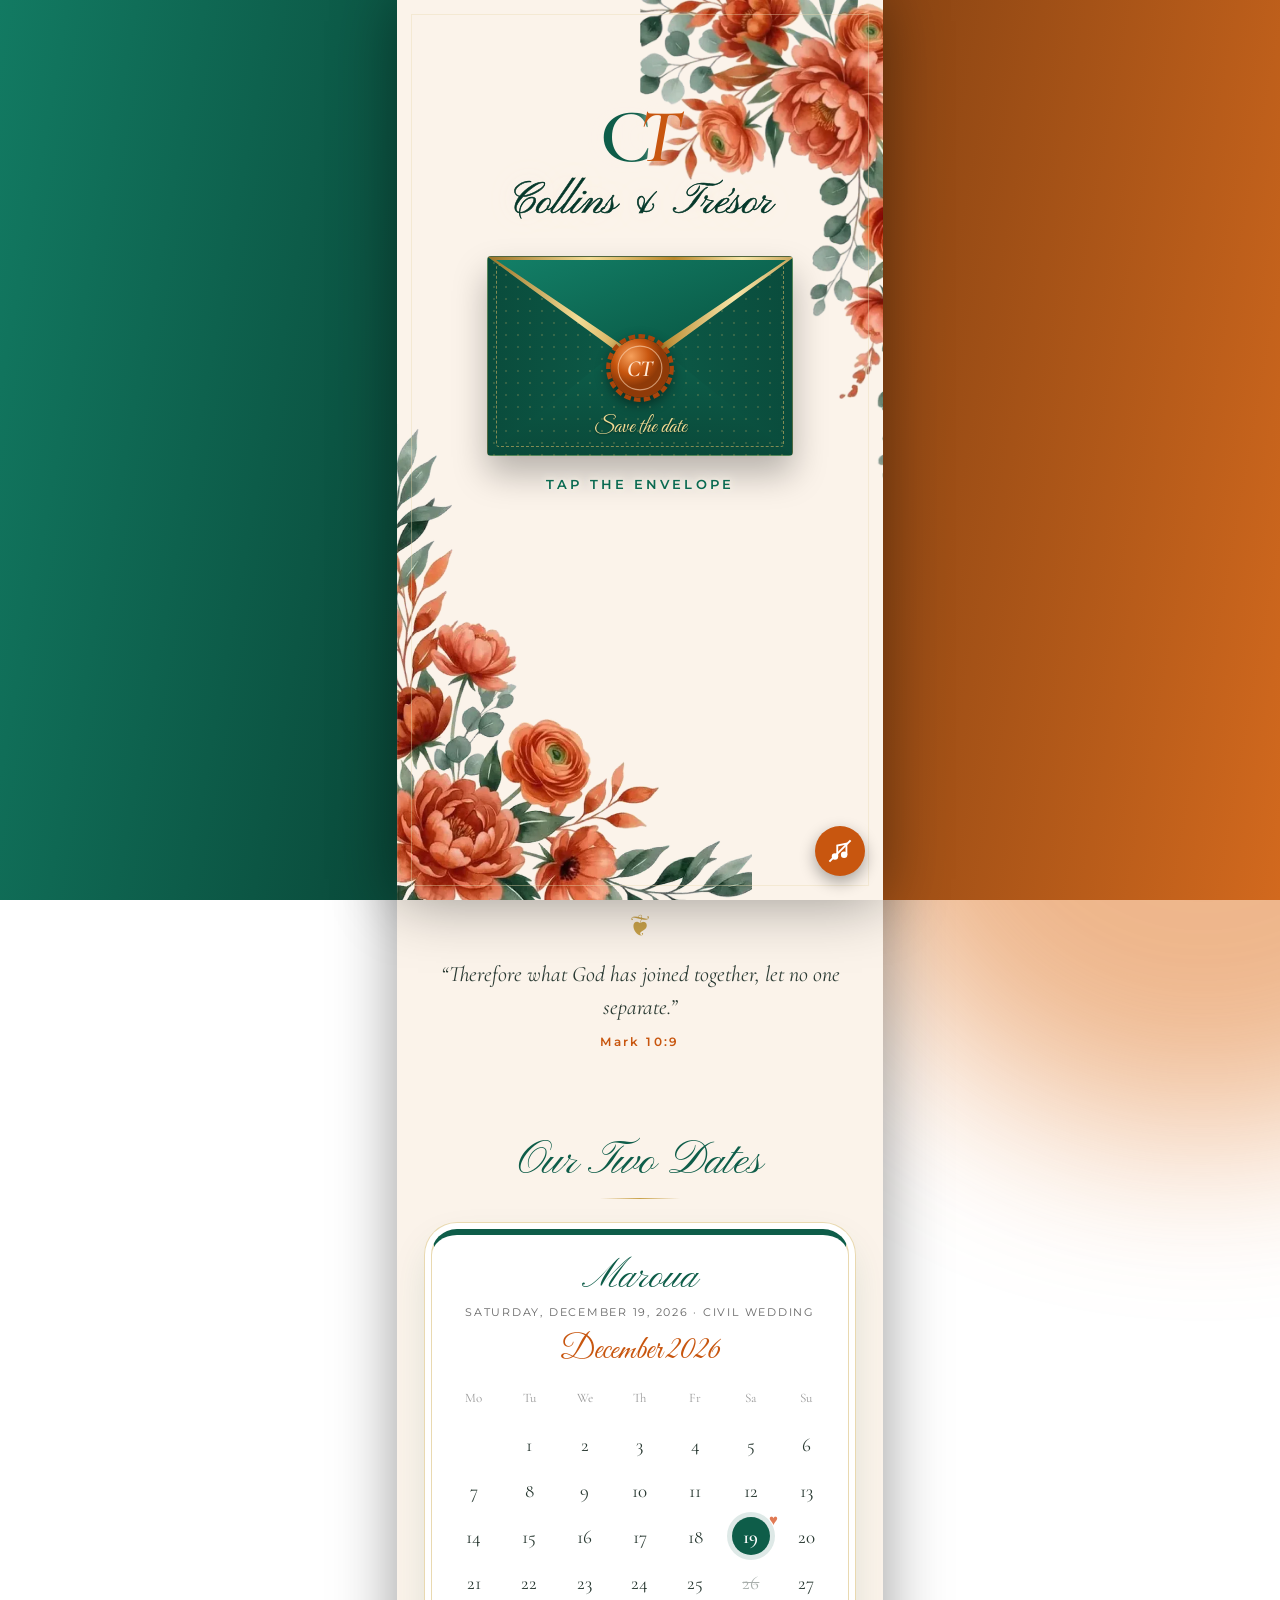
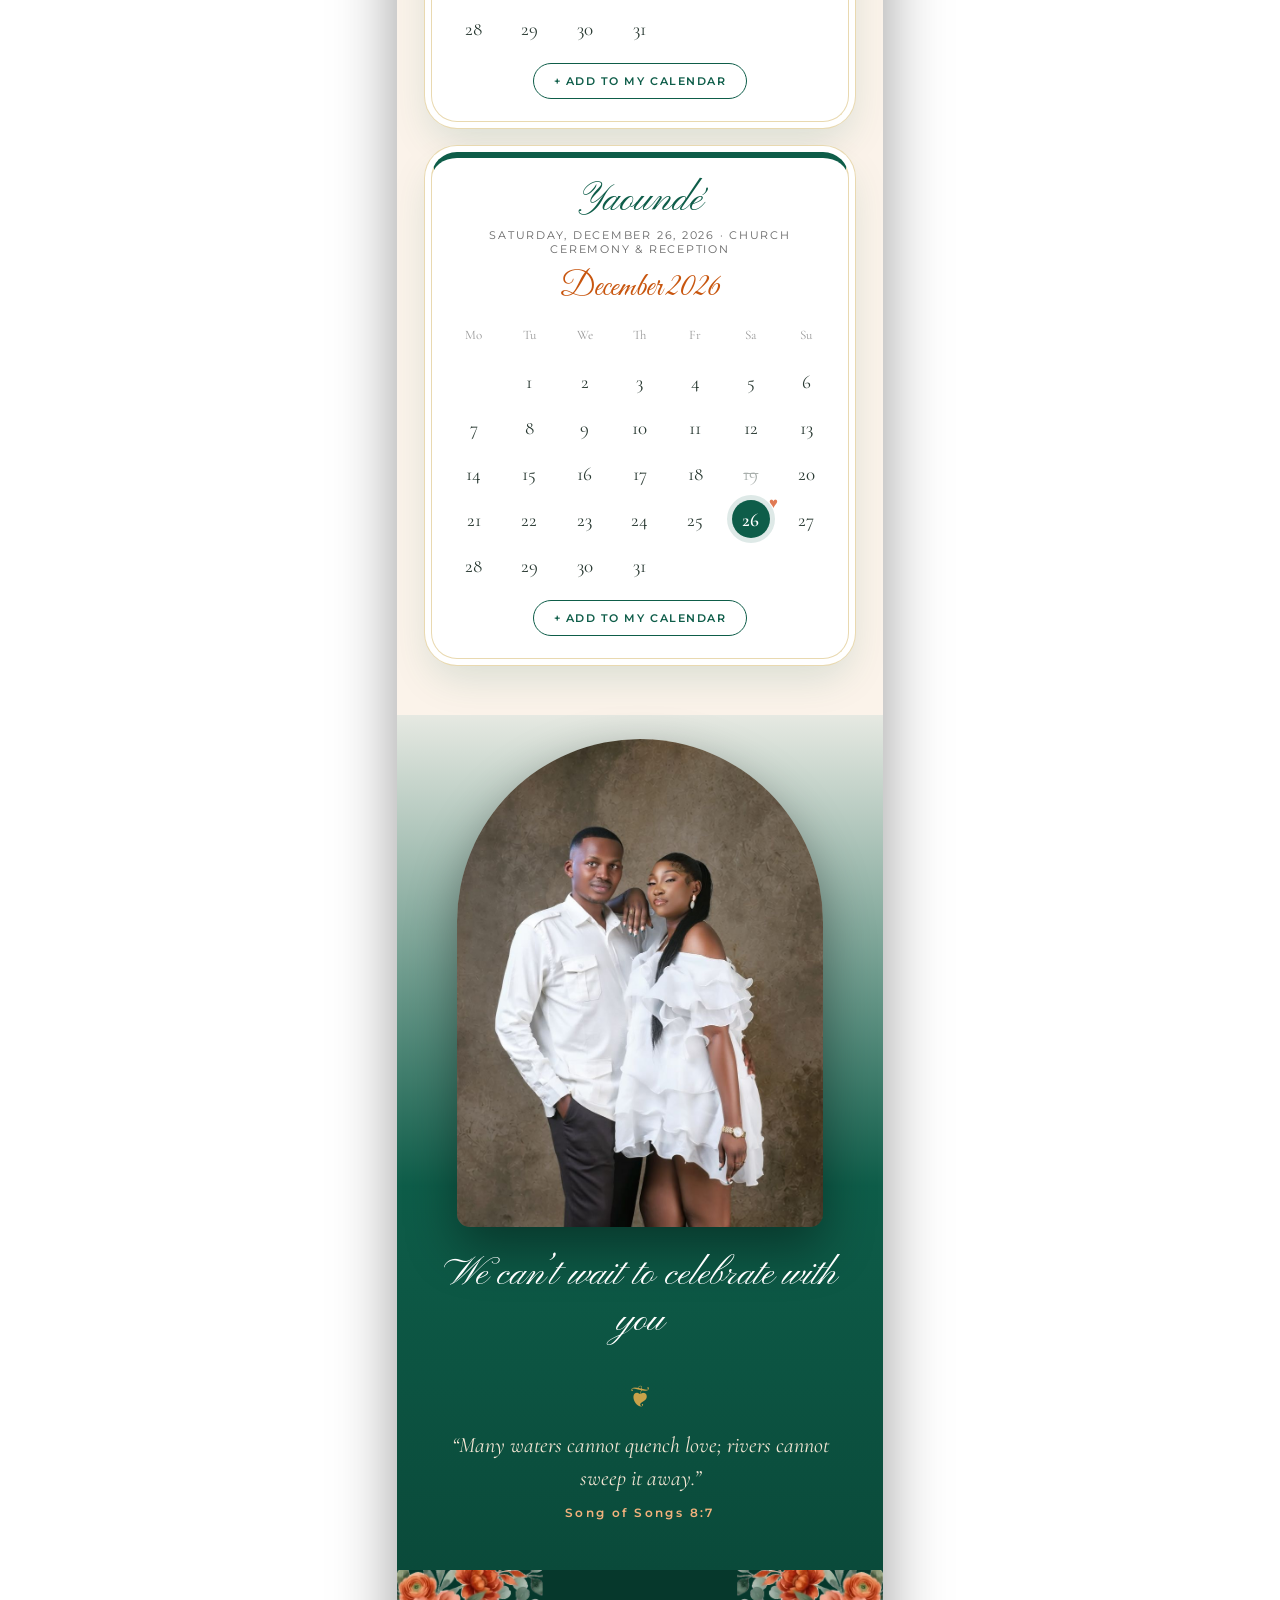
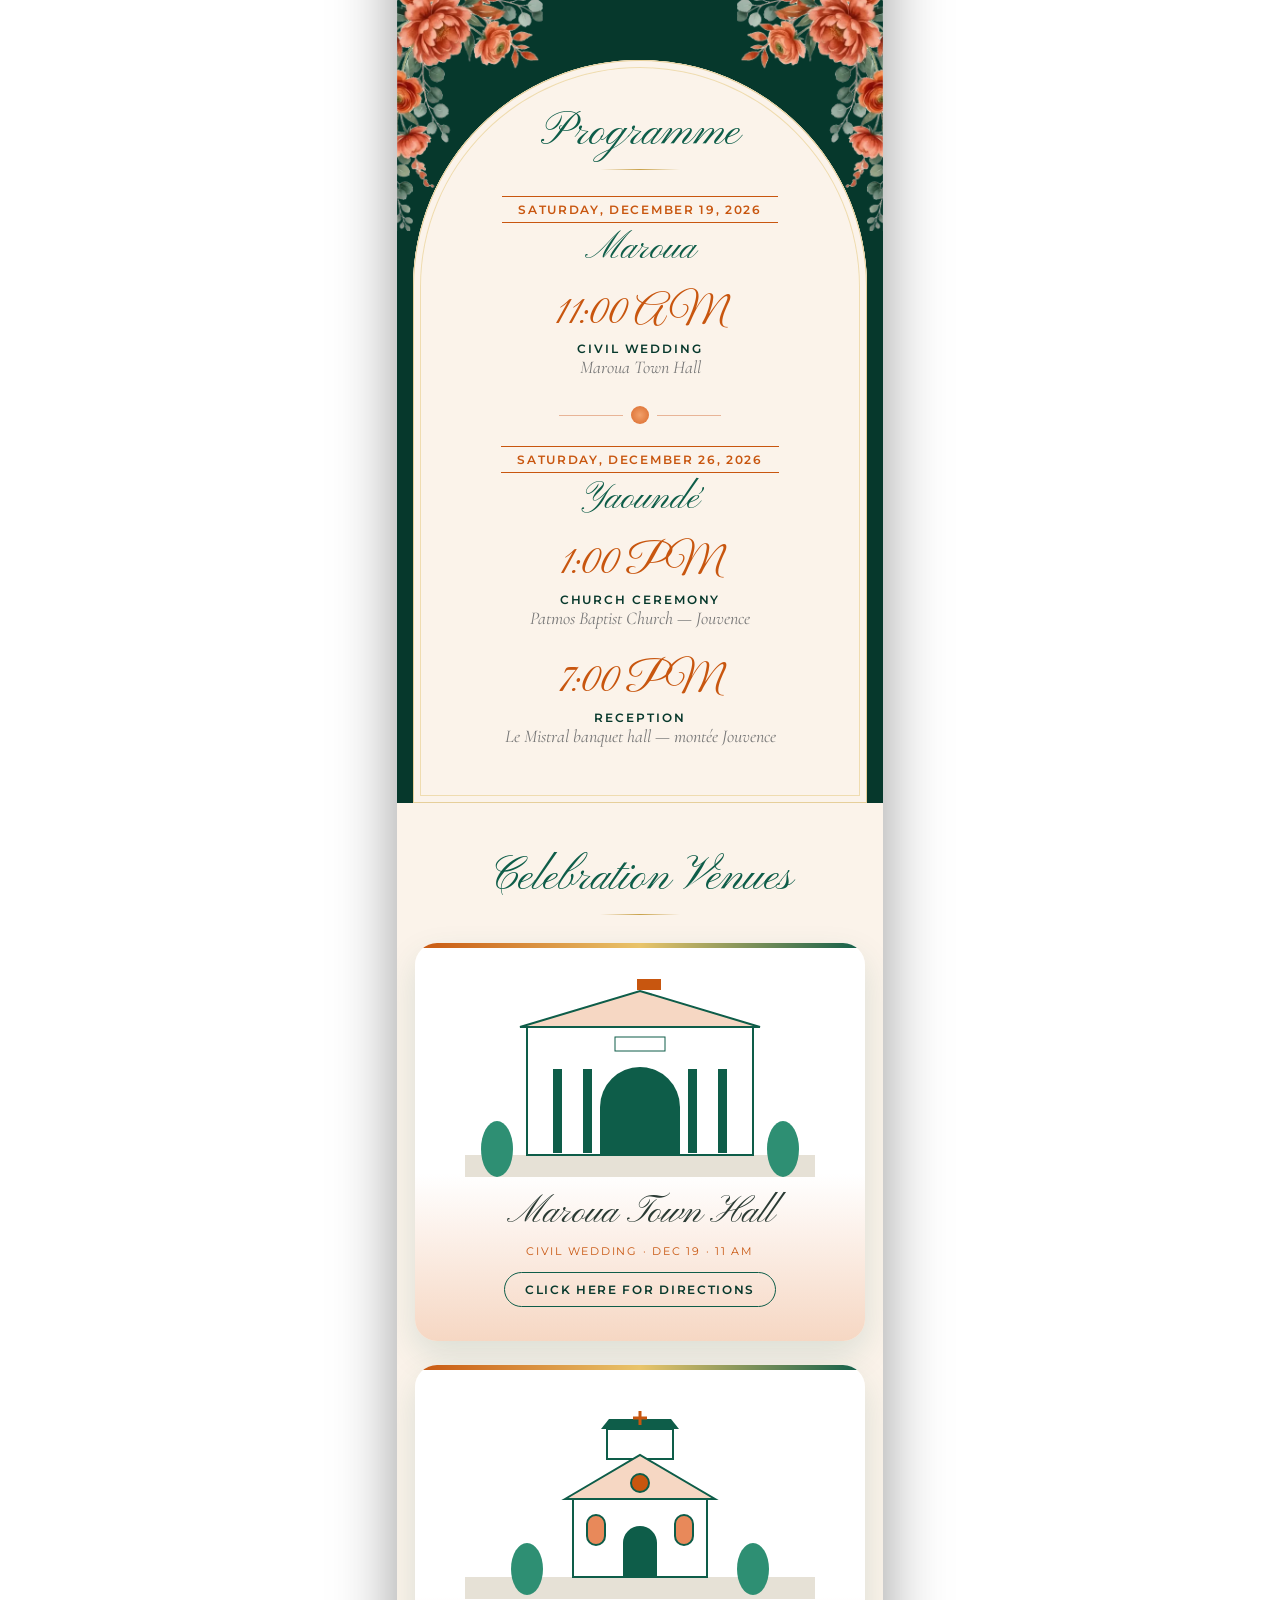
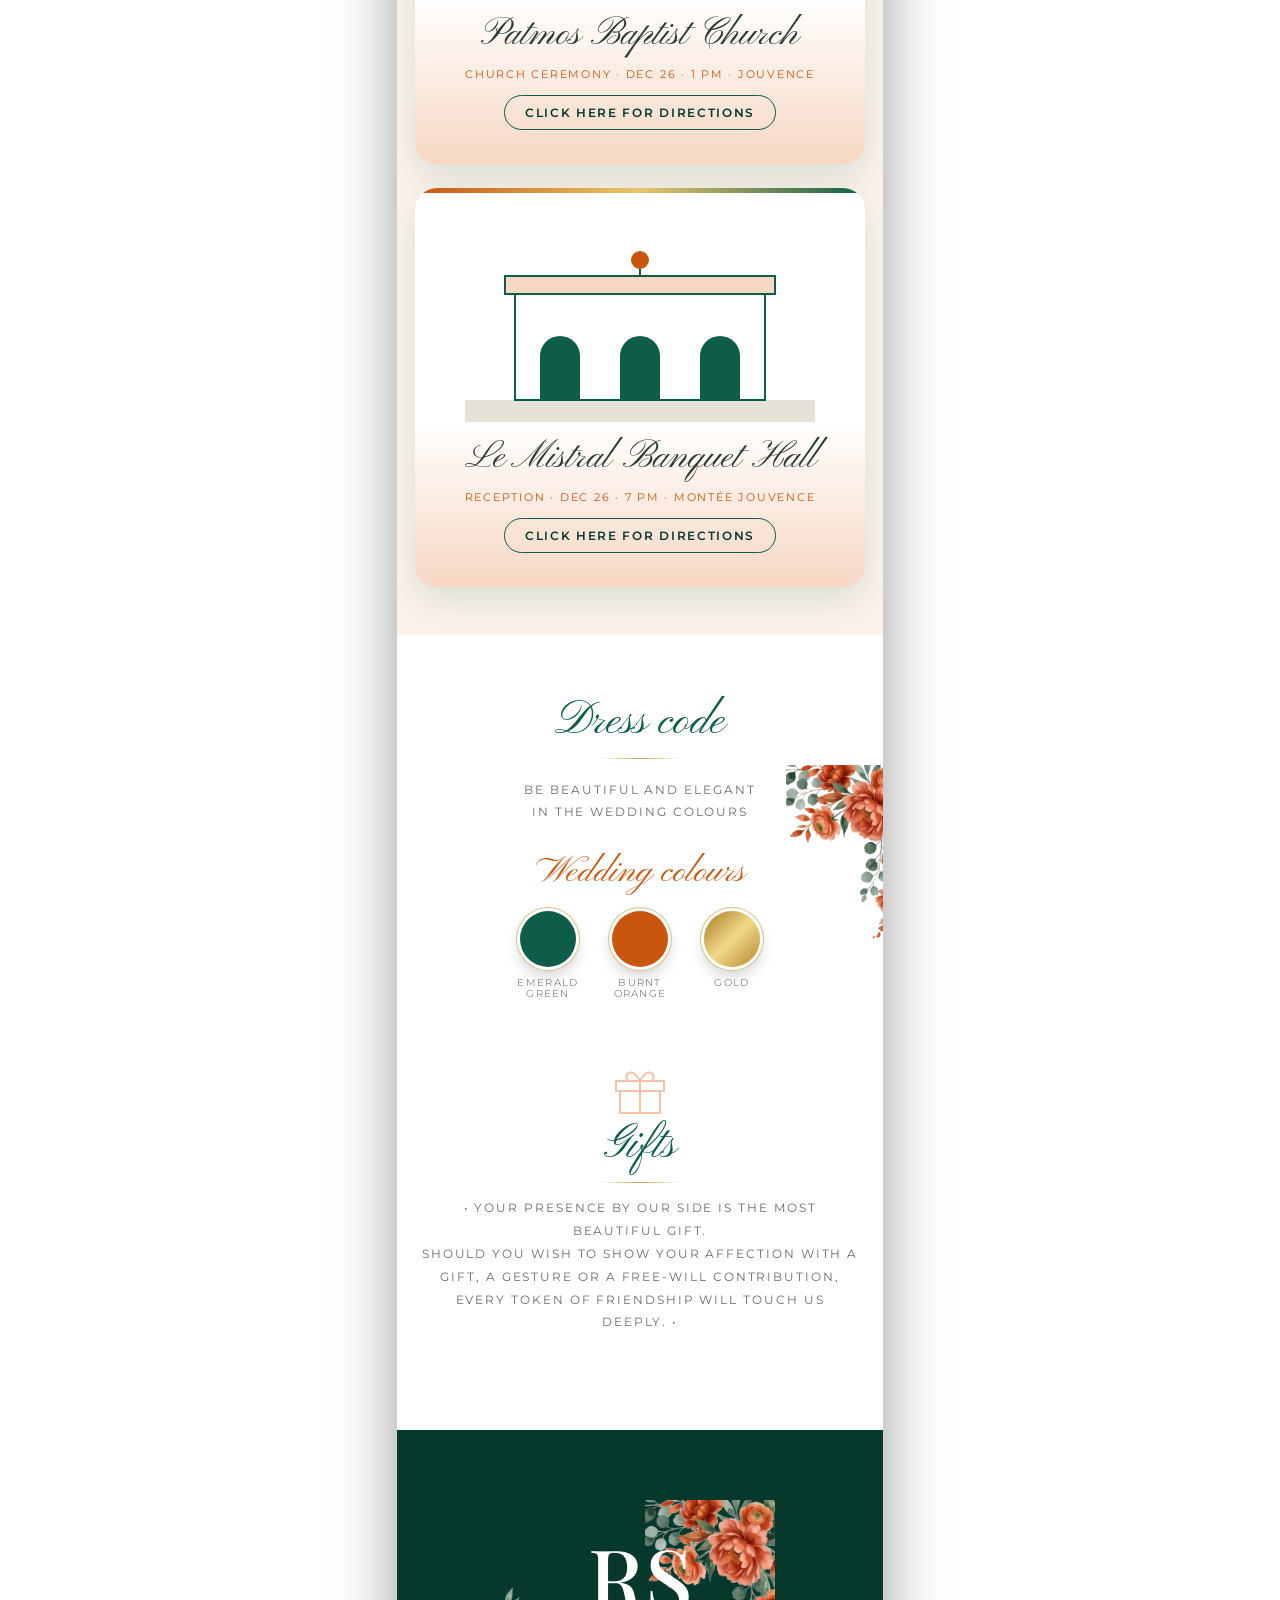
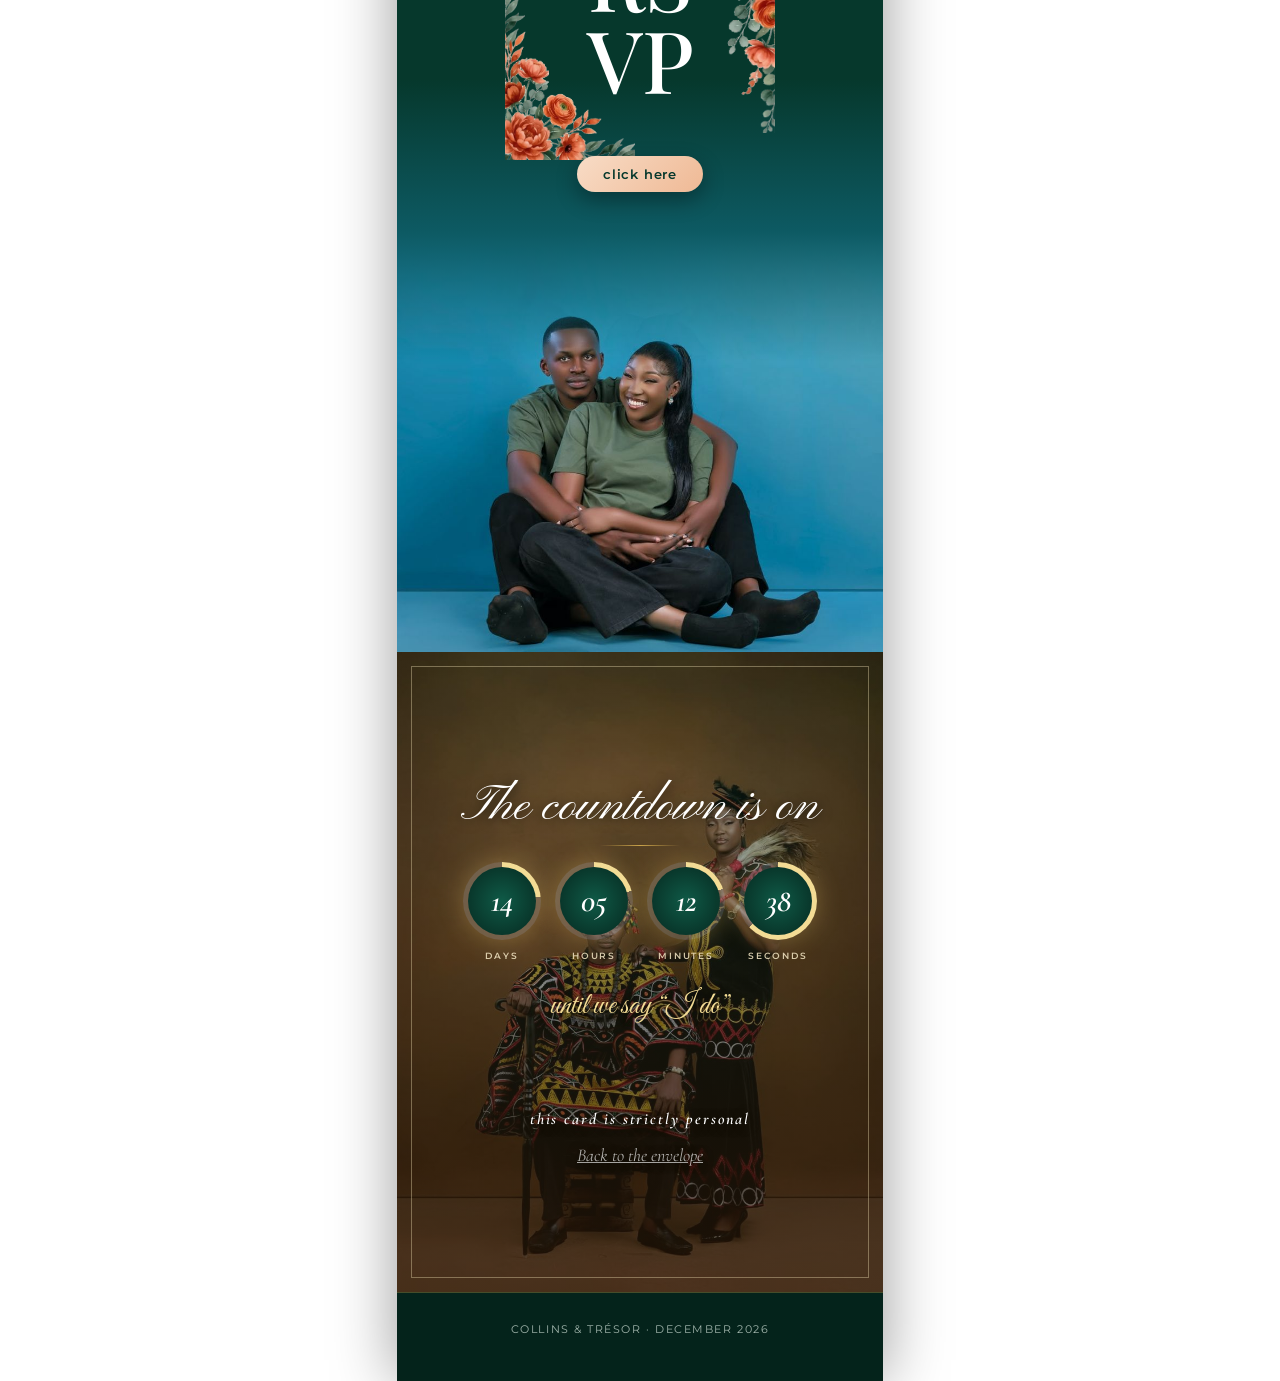
<file: index.html>
<!DOCTYPE html>
<html lang="en">
<head>
<meta charset="utf-8">
<meta name="viewport" content="width=device-width, initial-scale=1, viewport-fit=cover">
<title>Collins &amp; Trésor — Save the Date</title>
<link rel="stylesheet" href="https://fonts.googleapis.com/css2?family=Pinyon+Script&family=Great+Vibes&family=Montserrat:wght@400;500;600&family=Cormorant+Garamond:ital,wght@0,400;0,600;1,400&family=Playfair+Display:wght@400;500&display=swap">
<link rel="stylesheet" href="styles.css">
</head>
<body>

<div id="env"><div class="col">
  <div class="fl tr"></div><div class="fl bl"></div>
  <div class="mono"><span>C</span><i>T</i></div>
  <div class="sc nm" style="margin-top:-26px">Collins &amp; Trésor</div>
  <div class="envp"><i class="ef l"></i><i class="ef r"></i><i class="ef b"></i><i class="ln"></i><i class="sh"></i><div class="ct">Save the date</div><div class="seal"><svg viewBox="0 0 64 64"><defs><radialGradient id="w" cx="35%" cy="30%"><stop offset="0" stop-color="#f6a05c"/><stop offset=".6" stop-color="#c8560f"/><stop offset="1" stop-color="#8f3a08"/></radialGradient></defs><circle cx="32" cy="32" r="29" fill="none" stroke="#a8450b" stroke-width="4" stroke-dasharray="6 3"/><circle cx="32" cy="32" r="27" fill="url(#w)"/><circle cx="32" cy="32" r="20" fill="none" stroke="#ffd9b8" stroke-opacity=".6"/><text x="32" y="39" text-anchor="middle" font-family="Cormorant Garamond,serif" font-style="italic" font-weight="600" font-size="21" fill="#ffe9d6">CT</text></svg></div></div>
  <div class="cap hint">Tap the envelope</div>
</div></div>

<button class="mus off" id="mus" aria-label="Music"><svg width="22" height="22" viewBox="0 0 24 24" fill="none" stroke="#fff" stroke-width="2" stroke-linecap="round"><path d="M9 18V6l10-2v12"/><circle cx="6.5" cy="18" r="2.5" fill="#fff"/><circle cx="16.5" cy="16" r="2.5" fill="#fff"/></svg></button>

<div class="col">

<section class="hero">
  <div class="ghost sf">CT</div>
  <div class="mono"><span>C</span><i style="color:#e8814a">T</i></div>
  <svg class="ring" width="110" height="52" viewBox="0 0 100 50" fill="none" stroke="#fff" stroke-linecap="round" stroke-linejoin="round" aria-label="Infinity">
    <g style="filter:drop-shadow(0 0 2px rgba(255,255,255,.3))">
      <path d="M50 25C62 7 93 7 93 25C93 43 62 43 50 25C38 7 7 7 7 25C7 43 38 43 50 25Z" stroke-width="1" opacity=".85"/>
      <path d="M50 25C61.5 10 89 10 89 25C89 40 61.5 40 50 25C38.5 10 11 10 11 25C11 40 38.5 40 50 25Z" stroke-width=".35" opacity=".5"/>
      <polygon points="50,21.5 52.8,25 50,28.5 47.2,25" fill="#e8814a" stroke="#fff" stroke-width=".5" opacity=".95"/>
    </g>
  </svg>
  <div class="cap">Together with their families</div>
  <div class="sc big">Collins <b>&amp;</b> Trésor</div>
  <div class="cap" style="margin-top:96px">Invite you to their wedding</div>
  <div class="sc std">Save the date</div>
  <div class="gv dts gold">December 19 &amp; 26, 2026</div>
</section>

<section class="verse">“Therefore what God has joined together, let no one separate.”<small>Mark 10:9</small>
  </section>

<section style="padding:30px 0 26px">
  <h2>Our Two Dates</h2>
  <div class="cal"><div class="sc city">Maroua</div><div class="cap">Saturday, December 19, 2026 · Civil wedding</div><div class="gv mo">December 2026</div><div class="g" id="c1"></div>
    <a class="btn" target="_blank" rel="noopener" href="https://calendar.google.com/calendar/render?action=TEMPLATE&text=Civil%20Wedding%20Collins%20%26%20Tr%C3%A9sor&dates=20261219T100000Z/20261219T130000Z&location=Maroua%20Town%20Hall&details=Civil%20wedding%20at%2011am">+ Add to my calendar</a></div>
  <div class="cal"><div class="sc city">Yaoundé</div><div class="cap">Saturday, December 26, 2026 · Church ceremony &amp; reception</div><div class="gv mo">December 2026</div><div class="g" id="c2"></div>
    <a class="btn" target="_blank" rel="noopener" href="https://calendar.google.com/calendar/render?action=TEMPLATE&text=Wedding%20Collins%20%26%20Tr%C3%A9sor%20%E2%80%94%20Yaound%C3%A9&dates=20261226T120000Z/20261226T230000Z&location=Patmos%20Baptist%20Church%2C%20Jouvence%2C%20Yaound%C3%A9&details=1pm%20church%20ceremony%20at%20Patmos%20Baptist%20Church%20(Jouvence)%20%E2%80%94%207pm%20reception%20at%20Le%20Mistral%20(montee%20Jouvence)">+ Add to my calendar</a></div>
</section>

<section class="arc">
  <div class="arch"></div>
  <div class="sc">We can’t wait to celebrate with you</div>
  <p class="verse">“Many waters cannot quench love; rivers cannot sweep it away.”<small>Song of Songs 8:7</small></p>
</section>

<section class="prog">
  <div class="fl tl" style="width:30%;top:0"></div><div class="fl tr" style="width:30%;top:0"></div>
  <div class="panel">
    <h2 style="margin-top:-30px">Programme</h2>
    <div class="dh">Saturday, December 19, 2026</div>
    <div class="sc pc">Maroua</div>
    <div class="gv tm">11:00 AM</div><div class="pl">Civil wedding</div><div class="pv">Maroua Town Hall</div>
    <div class="dv"><i></i></div>
    <div class="dh">Saturday, December 26, 2026</div>
    <div class="sc pc">Yaoundé</div>
    <div class="gv tm">1:00 PM</div><div class="pl">Church ceremony</div><div class="pv">Patmos Baptist Church — Jouvence</div>
    <div class="gv tm" style="margin-top:26px">7:00 PM</div><div class="pl">Reception</div><div class="pv">Le Mistral banquet hall — montée Jouvence</div>
  </div>
</section>

<section id="venues"><h2 style="margin-bottom:28px">Celebration Venues</h2><div id="vl"></div></section>

<section class="dress">
  <div class="fl tr" style="width:24%;top:130px;right:-4%"></div>
  <h2>Dress code</h2>
  <div class="t">Be beautiful and elegant<br>in the wedding colours</div>
  <h4>Wedding colours</h4>
  <div class="sw">
    <div><i style="background:#0e5d49"></i>Emerald green</div>
    <div><i style="background:#c8560f"></i>Burnt orange</div>
    <div><i style="background:linear-gradient(135deg,#a8791f,#f1d98a 50%,#b8862a)"></i>Gold</div>
  </div>
  <div class="gift">
    <svg width="56" height="50" viewBox="0 0 56 50" fill="none" stroke="#f0c3a5" stroke-width="2"><rect x="4" y="16" width="48" height="10"/><rect x="8" y="26" width="40" height="22"/><path d="M28 16v32M28 16c-6-14-18-8-12 0M28 16c6-14 18-8 12 0"/></svg>
    <h2>Gifts</h2>
    <div class="t" style="margin-top:14px">• Your presence by our side is the most beautiful gift.<br>Should you wish to show your affection with a gift, a gesture or a free-will contribution, every token of friendship will touch us deeply. •</div>
  </div>
</section>

<section class="rsvp">
  <div class="rs"><div class="fl tr" style="top:0;right:0"></div><div class="fl bl" style="bottom:0;left:0;transform:none"></div><b>RS<br>VP</b></div>
  <button class="pill" id="rb">click here</button>
  <form class="fm" id="f">
    <label>Full name<input type="text" id="nm" required></label>
    <label>Number of guests<select id="n"><option>1</option><option>2</option><option>3</option><option>4</option></select></label>
    <label>I will attend</label>
    <label class="c"><input type="checkbox" value="Civil wedding — Dec 19, Maroua">Civil wedding — Dec 19, Maroua</label>
    <label class="c"><input type="checkbox" value="Church ceremony — Dec 26, Yaoundé">Church ceremony — Dec 26, Yaoundé</label>
    <label class="c"><input type="checkbox" value="Reception — Dec 26, Le Mistral">Reception — Dec 26, Le Mistral</label>
    <label>A word for the couple<textarea id="msg" rows="3"></textarea></label>
    <button class="btn" type="submit">Confirm via WhatsApp</button>
  </form>
</section>
<div class="pt"></div>

<section class="cdw">
  <h2>The countdown is on</h2>
  <div class="tiles"><div class="u"><div class="rg" id="rd"><b>0</b></div><span>Days</span></div><div class="u"><div class="rg" id="rh"><b>0</b></div><span>Hours</span></div><div class="u"><div class="rg" id="rm"><b>0</b></div><span>Minutes</span></div><div class="u"><div class="rg" id="rs"><b>0</b></div><span>Seconds</span></div></div>
  <div class="cd-sub">until we say “I do”</div>
  
  <div class="pr">this card is strictly personal</div>
  <button class="bk" id="bk">Back to the envelope</button>
</section>

<footer>Collins &amp; Trésor · December 2026</footer>
</div>
<script src="script.js"></script>

</body>
</html>
</file>
<file: styles.css>
:root{--em:#0e5d49;--dk:#06382c;--or:#c8560f;--cr:#fbf3ea;--pe:#f3cdb5;--ink:#2a3a33;color-scheme:light;box-sizing:border-box;padding-top:env(safe-area-inset-top,0px);padding-bottom:env(safe-area-inset-bottom,0px);
--fl:radial-gradient(circle at 70% 30%,#e8795a 0 20%,transparent 21%),radial-gradient(circle at 35% 60%,#d9633f 0 17%,transparent 18%),radial-gradient(circle at 60% 78%,#7aa48c 0 13%,transparent 14%)}
*{box-sizing:border-box;margin:0}
body{font-family:Montserrat,Arial,sans-serif;color:var(--ink);text-align:center;background:linear-gradient(100deg,#127a62,#0a4a3a 38%,#8b4513 62%,#d2691e) fixed}
.col{max-width:486px;margin:0 auto;background:var(--cr);position:relative;overflow:hidden;box-shadow:0 0 60px #0006}
.sc{font-family:'Pinyon Script',cursive;font-weight:400}.gv{font-family:'Great Vibes',cursive}.sf{font-family:'Cormorant Garamond',Georgia,serif}
.cap{font-size:12px;letter-spacing:.16em;text-transform:uppercase}
.fl{position:absolute;width:54%;background-size:contain;background-repeat:no-repeat;background-position:top right;pointer-events:none}
.tl,.tr{background-image:var(--flr);aspect-ratio:.5576}.bl,.br{background-image:var(--fll);aspect-ratio:.7455;background-position:bottom left}
.tl{top:0;left:0;transform:scaleX(-1)}.tr{top:0;right:0}.bl{bottom:0;left:0}.br{bottom:0;right:0;transform:scaleX(-1)}
.mono{font-family:'Cormorant Garamond',serif;font-weight:600;font-size:76px;line-height:1;color:var(--em)}.mono i{color:var(--or);margin-left:-14px}
h2{font-family:'Pinyon Script',cursive;font-weight:400;font-size:46px;color:var(--em);line-height:1.2}
section{position:relative}
/* envelope */
#env{position:fixed;inset:0;z-index:100;background:linear-gradient(100deg,#127a62,#0a4a3a 38%,#8b4513 62%,#d2691e);transition:opacity .9s,visibility .9s;cursor:pointer}
#env.open{opacity:0;visibility:hidden}
#env .col{height:100%;display:flex;flex-direction:column;align-items:center;justify-content:center;gap:34px}
.nm{font-size:44px;color:var(--em)}
.envp{width:306px;height:200px;background:linear-gradient(#0e6a55,#04382c);border-radius:4px;position:relative;box-shadow:0 18px 30px #0003;transition:transform .4s}
.envp::before{content:"";position:absolute;inset:0;background:#0c5846;clip-path:polygon(0 0,100% 0,50% 56%);opacity:.7}
.seal{position:absolute;left:50%;top:50%;width:58px;height:58px;margin:-29px;border-radius:50%;background:radial-gradient(circle at 35% 30%,#f08a3e,#c8560f 70%);box-shadow:0 3px 8px #0006;display:flex;align-items:center;justify-content:center;color:#ffe9d6;font:italic 600 20px 'Cormorant Garamond',serif}
.seal::before{content:"";position:absolute;inset:6px;border:1px solid #ffd9b8aa;border-radius:50%}
#env:hover .envp{transform:scale(1.03)}
.hint{color:#0e5d4999;font-size:12px;letter-spacing:.22em;margin-top:-10px}
/* music */
.mus{position:fixed;bottom:24px;right:max(16px,calc(50% - 225px));z-index:200;width:50px;height:50px;border-radius:50%;border:0;background:var(--or);color:#fff;box-shadow:0 6px 16px #0005;cursor:pointer;display:flex;align-items:center;justify-content:center}
.mus.off::after{content:"";position:absolute;width:30px;height:2px;background:#fff;transform:rotate(-45deg)}
/* hero */
.hero{min-height:780px;padding:78px 20px 40px;color:#fff;display:flex;flex-direction:column;align-items:center;background:var(--p1,linear-gradient(160deg,#5a5a3a,#314a3b)) center/cover;position:relative}
.hero::before{content:"";position:absolute;inset:0;background:linear-gradient(rgba(25,45,30,.78),rgba(14,93,73,.55) 55%,#8db3a3 86%,#e6ece7)}
.hero>*{position:relative}.hero .mono{color:#fff}
.ghost{position:absolute!important;top:130px;left:0;right:0;font:italic 300px/1 'Cormorant Garamond',serif;opacity:.07}
.ring{margin:6px 0 158px}
.hero{background-position:center top}
.hero .cap{opacity:.85;font-size:11px}
.hero .big{font-size:60px;line-height:1.1;margin:8px 0 14px}.big b{color:#e8814a;font-weight:400}
.std{font-size:50px;color:var(--em);margin-top:96px}.dts{font-size:30px;color:var(--or);margin-top:8px}
.verse{padding:56px 34px;font:italic 22px/1.5 'Cormorant Garamond',serif}.verse small{display:block;margin-top:10px;font:600 12px Montserrat;letter-spacing:.2em;color:var(--or);font-style:normal}
/* calendar */
.cal{background:#fff;border-radius:26px;border-top:6px solid var(--em);margin:24px 26px;padding:16px 14px 22px;box-shadow:0 14px 36px #0e5d4922}
.cal .city{font-size:40px;color:var(--em);line-height:1.3}.cal .cap{font-size:11px;color:#666;margin:2px 10px}
.mo{font-size:32px;color:var(--or);margin:12px 0 8px}
.g{display:grid;grid-template-columns:repeat(7,1fr);row-gap:8px;font:400 19px 'Cormorant Garamond',serif;align-items:center;justify-items:center}
.g .h{font-size:13px;color:#999}.g span{width:38px;height:38px;display:flex;align-items:center;justify-content:center;position:relative}
.g .on{background:var(--em);color:#fff;border-radius:50%;font-weight:600;box-shadow:0 0 0 5px #0e5d4a22}
.g .on::after{content:"♥";position:absolute;top:-6px;right:-8px;color:#e07a54;font-size:15px}
.g .off{text-decoration:line-through;opacity:.4}
.btn{display:inline-block;margin-top:16px;padding:10px 20px;border:1.5px solid var(--em);border-radius:30px;color:var(--em);font:600 11px Montserrat;letter-spacing:.14em;text-transform:uppercase;text-decoration:none;background:none;cursor:pointer}
/* arch */
.arc{background:linear-gradient(#e6e9e2,#0e5d49 55%,#0a4a3a);padding:24px 0 50px;color:#fff}
.arch{width:366px;max-width:84%;aspect-ratio:3/4;border-radius:200px 200px 14px 14px;margin:0 auto 26px;background:var(--p3,linear-gradient(160deg,#7a6a58,#4a3d33)) center/cover;box-shadow:0 20px 50px #0006}
.arc .sc{font-size:38px;line-height:1.2;padding:0 30px}.arc .verse{color:#f3e6d4;padding:30px 36px 0}.arc small{color:#f3b27d}
/* programme */
.prog{background:var(--dk);padding:90px 16px 0;position:relative}
.panel{background:var(--cr);border-radius:230px 230px 0 0;padding:76px 20px 56px;position:relative}
.dh{display:inline-block;border-block:1px solid var(--or);padding:5px 16px;color:var(--or);font:600 12px Montserrat;letter-spacing:.14em;text-transform:uppercase;margin-top:26px}
.pc{font-size:38px;color:var(--em);margin:2px 0 14px}.tm{font-size:42px;color:var(--or);margin-top:6px;line-height:1.3}
.pl{font-weight:600;font-size:12px;letter-spacing:.16em;color:var(--dk);text-transform:uppercase}.pv{font:italic 18px 'Cormorant Garamond',serif;color:#777}
.dv{display:flex;align-items:center;justify-content:center;gap:8px;margin:28px 0 -4px}.dv::before,.dv::after{content:"";width:64px;border-top:1px solid #e8b497}.dv i{width:18px;height:18px;border-radius:50%;background:radial-gradient(#f2a06a,#d9692b)}
/* venues */
.vn{background:linear-gradient(#fff 58%,#f6d7c3);border-top:5px solid var(--or);padding:34px 14px 34px}
.vn+.vn{border-top:5px solid var(--or)}
.vn svg{width:350px;max-width:92%}.vn h3{font:400 38px 'Pinyon Script',cursive;color:var(--ink);margin-top:10px;line-height:1.2}
.vn .cap{color:var(--or);margin-top:8px;font-size:11px}.vn a{display:inline-block;margin-top:14px;color:var(--dk);font:600 12px Montserrat;letter-spacing:.14em;text-transform:uppercase;border-bottom:1.5px solid var(--dk);padding-bottom:2px;text-decoration:none}
/* dress */
.dress{background:#fff;padding:60px 24px 70px}
.dress .t{color:#6b6b6b;font-size:12px;letter-spacing:.16em;text-transform:uppercase;line-height:1.9;margin:20px 0 26px}
.dress h4{font:400 36px 'Pinyon Script',cursive;color:var(--or);margin-bottom:16px}
.sw{display:flex;gap:22px;justify-content:center}.sw div{font-size:9.5px;letter-spacing:.14em;color:#888;text-transform:uppercase;width:70px}
.sw i{display:block;width:46px;height:46px;border-radius:50%;margin:0 auto 10px;box-shadow:0 2px 6px #0003}
.gift{margin-top:66px}
/* rsvp */
.rsvp{background:linear-gradient(var(--dk) 62%,#0d5a63);padding:70px 20px 40px}
.rs{position:relative;width:270px;height:260px;margin:0 auto}.rs .fl{width:48%}
.rs b{position:relative;display:block;font:500 86px/.95 'Playfair Display',serif;color:#fff;padding-top:36px}
.pill{background:var(--pe);color:var(--dk);border:0;border-radius:30px;padding:10px 26px;font:600 13px Montserrat;letter-spacing:.06em;cursor:pointer;margin-top:-4px;position:relative}
.fm{display:none;background:var(--cr);border-radius:18px;padding:22px;margin:30px 6px 0;text-align:left;gap:13px}.fm.show{display:grid}
.fm label{font-size:12px;letter-spacing:.1em;text-transform:uppercase;color:#666;display:grid;gap:5px}
.fm input[type=text],.fm select,.fm textarea{font:inherit;font-size:16px;padding:10px;border:1px solid #e3d6c4;border-radius:10px;background:#fff;width:100%}
.fm .c{display:flex;gap:10px;align-items:flex-start;text-transform:none;letter-spacing:0;font-size:15px;color:var(--ink)}.fm .c input{margin-top:3px;accent-color:var(--em)}
.fm .btn{background:var(--em);color:#fff;text-align:center}
.pt{height:420px;background:var(--p2,linear-gradient(#0d5a63,#256b70)) center/cover}
/* countdown */
.cdw{min-height:640px;background:var(--p4,linear-gradient(#6b4a22,#8a5a28)) center/cover;position:relative;display:flex;flex-direction:column;justify-content:center;align-items:center;color:#fff;padding:40px 20px}
.cdw::before{content:"";position:absolute;inset:0;background:linear-gradient(#0d5a6333,#5a3a1033)}.cdw>*{position:relative}
.cdw h2{color:#fff;font-size:50px}
.cd{font:italic 600 46px 'Cormorant Garamond',serif;margin-top:8px}
.cl{font:italic 13px 'Cormorant Garamond',serif;letter-spacing:.14em;display:flex;gap:26px;justify-content:center;text-transform:uppercase;margin-top:2px}
.pr{font:italic 600 16px 'Cormorant Garamond',serif;letter-spacing:.12em;margin-top:84px}
.bk{font:italic 18px 'Cormorant Garamond',serif;color:#ffffffaa;text-decoration:underline;background:none;border:0;margin-top:14px;cursor:pointer}
footer{background:#04231b;color:#9fb3aa;padding:24px 16px 40px;font-size:11px;letter-spacing:.14em;text-transform:uppercase;line-height:2.2}
.rv{opacity:0;transform:translateY(28px);transition:opacity 1.1s ease,transform 1.1s ease}.rv.in{opacity:1;transform:none}
h2::after{content:"";display:block;width:80px;height:1px;margin:8px auto 0;background:linear-gradient(90deg,transparent,#c9a24a,transparent)}
.g .on{animation:bt 2.4s ease-in-out infinite}@keyframes bt{50%{transform:scale(1.1)}}
.envp{perspective:800px}.envp::before{transform-origin:top;transition:transform .9s ease}
#env.go .envp::before{transform:rotateX(180deg)}#env.go .seal{opacity:0;transition:opacity .4s}
.pls{position:fixed;top:0;bottom:0;left:50%;width:min(486px,100%);transform:translateX(-50%);pointer-events:none;overflow:hidden;z-index:60}
.pls i{position:absolute;top:-20px;border-radius:70% 0 70% 0;opacity:.85;animation:fall linear forwards}
@keyframes fall{to{transform:translate(50px,110vh) rotate(420deg)}}
.hero .big{text-shadow:0 2px 18px #0006;font-size:clamp(54px,15vw,72px)}.btn:hover{background:var(--em);color:#fff}
body::before,body::after{content:"";position:fixed;width:60vmax;height:60vmax;border-radius:50%;filter:blur(90px);opacity:.55;z-index:-1;animation:orb 22s ease-in-out infinite alternate}
body::before{left:-20vmax;top:-10vmax;background:#1f9a79}body::after{right:-24vmax;bottom:-18vmax;background:#e07a2c;animation-delay:-9s}
@keyframes orb{to{transform:translate(12vmax,8vmax) scale(1.15)}}
.gold{background:linear-gradient(100deg,#9c7326,#f3dc95 30%,#b8862a 52%,#f7e6a8 72%,#a97c2b) 0 0/200% 100%;-webkit-background-clip:text;background-clip:text;color:transparent!important;animation:foil 6s linear infinite}
@keyframes foil{to{background-position:-200% 0}}
.hero .dts{font-size:38px}
.hero::after,.cdw::after,#env .col::after{content:"";position:absolute;inset:14px;border:1px solid #e9d9b066;pointer-events:none}
.sp{width:4px;height:4px;border-radius:50%;background:#fff;box-shadow:0 0 8px 2px #fff9;opacity:0;animation:tw 4s ease-in-out infinite}
.hero>.sp{position:absolute}@keyframes tw{50%{opacity:1;transform:scale(1.7)}}
.envp{animation:flt 4s ease-in-out infinite}@keyframes flt{50%{translate:0 -9px}}
.seal{animation:glow 2.4s ease-in-out infinite}@keyframes glow{50%{box-shadow:0 0 0 12px #c8560f33,0 3px 8px #0006}}
.hint{animation:pl 2s ease-in-out infinite}@keyframes pl{50%{opacity:.3}}
.verse::before{content:"\2766";display:block;color:#c9a24a;font-size:28px;margin-bottom:12px}
.cal{border-inline:1px solid #e9d9b0;border-bottom:1px solid #e9d9b0;margin:30px 34px;box-shadow:0 0 0 6px #fff,0 0 0 7px #e9d9b0,0 18px 40px #0e5d4a26}
.panel{box-shadow:inset 0 0 0 1px #e6cf9a,inset 0 0 0 7px var(--cr),inset 0 0 0 8px #efdcb0}
#venues{padding:48px 0 24px;background:var(--cr)}
.vn{margin:0 18px 24px;border-radius:22px;border-top:0!important;overflow:hidden;position:relative;box-shadow:0 14px 34px #0e5d4a22;transition:transform .4s}.vn:hover{transform:translateY(-4px)}
.vn::before{content:"";position:absolute;inset:0 0 auto;height:5px;background:linear-gradient(90deg,var(--or),#e9c46a,var(--em))}
.vn a{border:1.5px solid var(--em);border-radius:30px;padding:9px 20px;transition:.3s}.vn a:hover{background:var(--em);color:#fff}
.sw i{width:56px;height:56px;box-shadow:0 0 0 3px #fff,0 0 0 4px #d8c18a,0 8px 16px #0003}
.pill{background:linear-gradient(135deg,#f8dcc6,#efb995);box-shadow:0 8px 22px #0005;transition:transform .3s}.pill:hover{transform:translateY(-2px)}
.tiles{display:flex;gap:10px;justify-content:center;margin-top:16px}
.tiles div{width:72px;padding:14px 4px 10px;border-radius:14px;background:#ffffff1f;backdrop-filter:blur(8px);border:1px solid #ffffff55}
.tiles b{display:block;font:italic 600 38px/1 'Cormorant Garamond',serif}.tiles span{font:600 9px Montserrat;letter-spacing:.2em;text-transform:uppercase;opacity:.85}
footer{border-top:1px solid #c9a24a55}
.cdw::before{background:linear-gradient(#06382c55,#2a1808aa)}.cdw h2,.cd-sub,.pr,.bk{text-shadow:0 2px 12px #000a}
.pt{background-position:center 75%;position:relative}.pt::before{content:"";position:absolute;inset:0 0 auto;height:130px;background:linear-gradient(#0d5a63,transparent)}
#env .tr{width:55%;top:0;right:0}#env .bl{width:73%}#env .col{justify-content:flex-start;padding-top:max(48px,11vh);gap:26px}#env .hint{margin-top:-6px;color:#0a6a51;font-size:13px;font-weight:600;letter-spacing:.24em;text-shadow:0 0 4px #fbf3ea,0 0 10px #fbf3ea,0 0 18px #fbf3ea;animation:hp 2s ease-in-out infinite}
@keyframes hp{50%{opacity:.7}}
.envp{background:radial-gradient(#e9c46a30 1px,transparent 1.6px) 0 0/12px 12px,linear-gradient(#0e6a55,#04382c);border:1px solid #e9c46a55;box-shadow:0 18px 34px #0004}
.envp::before{background:linear-gradient(160deg,#138068,#0a5a46 55%,#0b4e3d);opacity:1;z-index:3}
.envp::after{content:"";position:absolute;inset:0;z-index:4;background:linear-gradient(100deg,#9c7326,#f3dc95 30%,#b8862a 55%,#f7e6a8 75%,#a97c2b);clip-path:path(evenodd,"M0 0H306L153 112Z M8 3H298L153 101Z");transform-origin:top;transition:transform .9s ease}
#env.go .envp::after{transform:rotateX(180deg)}
.ef{position:absolute;inset:0;z-index:1;background:radial-gradient(#e9c46a30 1px,transparent 1.6px) 0 0/12px 12px,var(--g)}
.ef.l{--g:linear-gradient(90deg,#0a4c3c,#0f6a54);clip-path:polygon(0 0,52% 54%,0 100%)}
.ef.r{--g:linear-gradient(270deg,#0a4c3c,#0f6a54);clip-path:polygon(100% 0,48% 54%,100% 100%)}
.ef.b{--g:linear-gradient(#0f7059,#0a4a3a);clip-path:polygon(0 100%,50% 38%,100% 100%)}
.ln{position:absolute;inset:8px;border:1px dashed #e9c46a88;border-radius:3px;z-index:2}
.sh{position:absolute;inset:0;z-index:2;background:linear-gradient(110deg,transparent 40%,#ffffff2e 50%,transparent 60%) 150% 0/250% 100%;animation:shn 3.6s ease-in-out infinite}
@keyframes shn{to{background-position:-50% 0}}
.ct{position:absolute;left:0;right:0;bottom:14px;z-index:3;font:400 22px 'Great Vibes',cursive;color:#f3dc95;text-shadow:0 1px 2px #0006}
.seal{width:70px;height:70px;margin:-35px;top:56%;background:none;border-radius:0;box-shadow:none;z-index:5;filter:drop-shadow(0 4px 6px #0007);animation:sg 2.4s ease-in-out infinite}
.seal::before{display:none}.seal svg{width:100%;height:100%}
@keyframes sg{50%{filter:drop-shadow(0 0 10px #f08a3e) drop-shadow(0 4px 6px #0007)}}
#env .nm{color:#05382a;-webkit-text-stroke:.6px #05382a;text-shadow:0 0 3px #fbf3ea,0 0 9px #fbf3ea,0 0 18px #fbf3ea,0 0 30px #fbf3eacc}
#env .mono{text-shadow:0 0 10px #fbf3ea,0 0 22px #fbf3ea}
#env .tr{right:-5%}
.tiles{gap:14px}.tiles .u{width:auto;padding:0;background:none;border:0;border-radius:0;backdrop-filter:none;display:flex;flex-direction:column;align-items:center;gap:10px}
.tiles .rg{position:relative;width:78px;height:78px;padding:0;border:0;border-radius:50%;background:conic-gradient(#f3dc95 var(--p,0deg),#ffffff2e 0);display:flex;align-items:center;justify-content:center;box-shadow:0 0 26px #e9c46a55;backdrop-filter:none}
.tiles .rg::before{content:"";position:absolute;inset:5px;border-radius:50%;background:radial-gradient(#0f5a47,#06281f)}
.tiles .rg b{position:relative;font-size:32px}
.tiles .u span{letter-spacing:.22em;color:#f3e6c4}
.cd-sub{font:400 30px 'Great Vibes',cursive;color:#f3dc95;margin-top:26px}
#env .col>:not(.fl){position:relative;z-index:2}
#env .nm{white-space:nowrap;font-size:clamp(34px,9vw,44px)}
</file>
